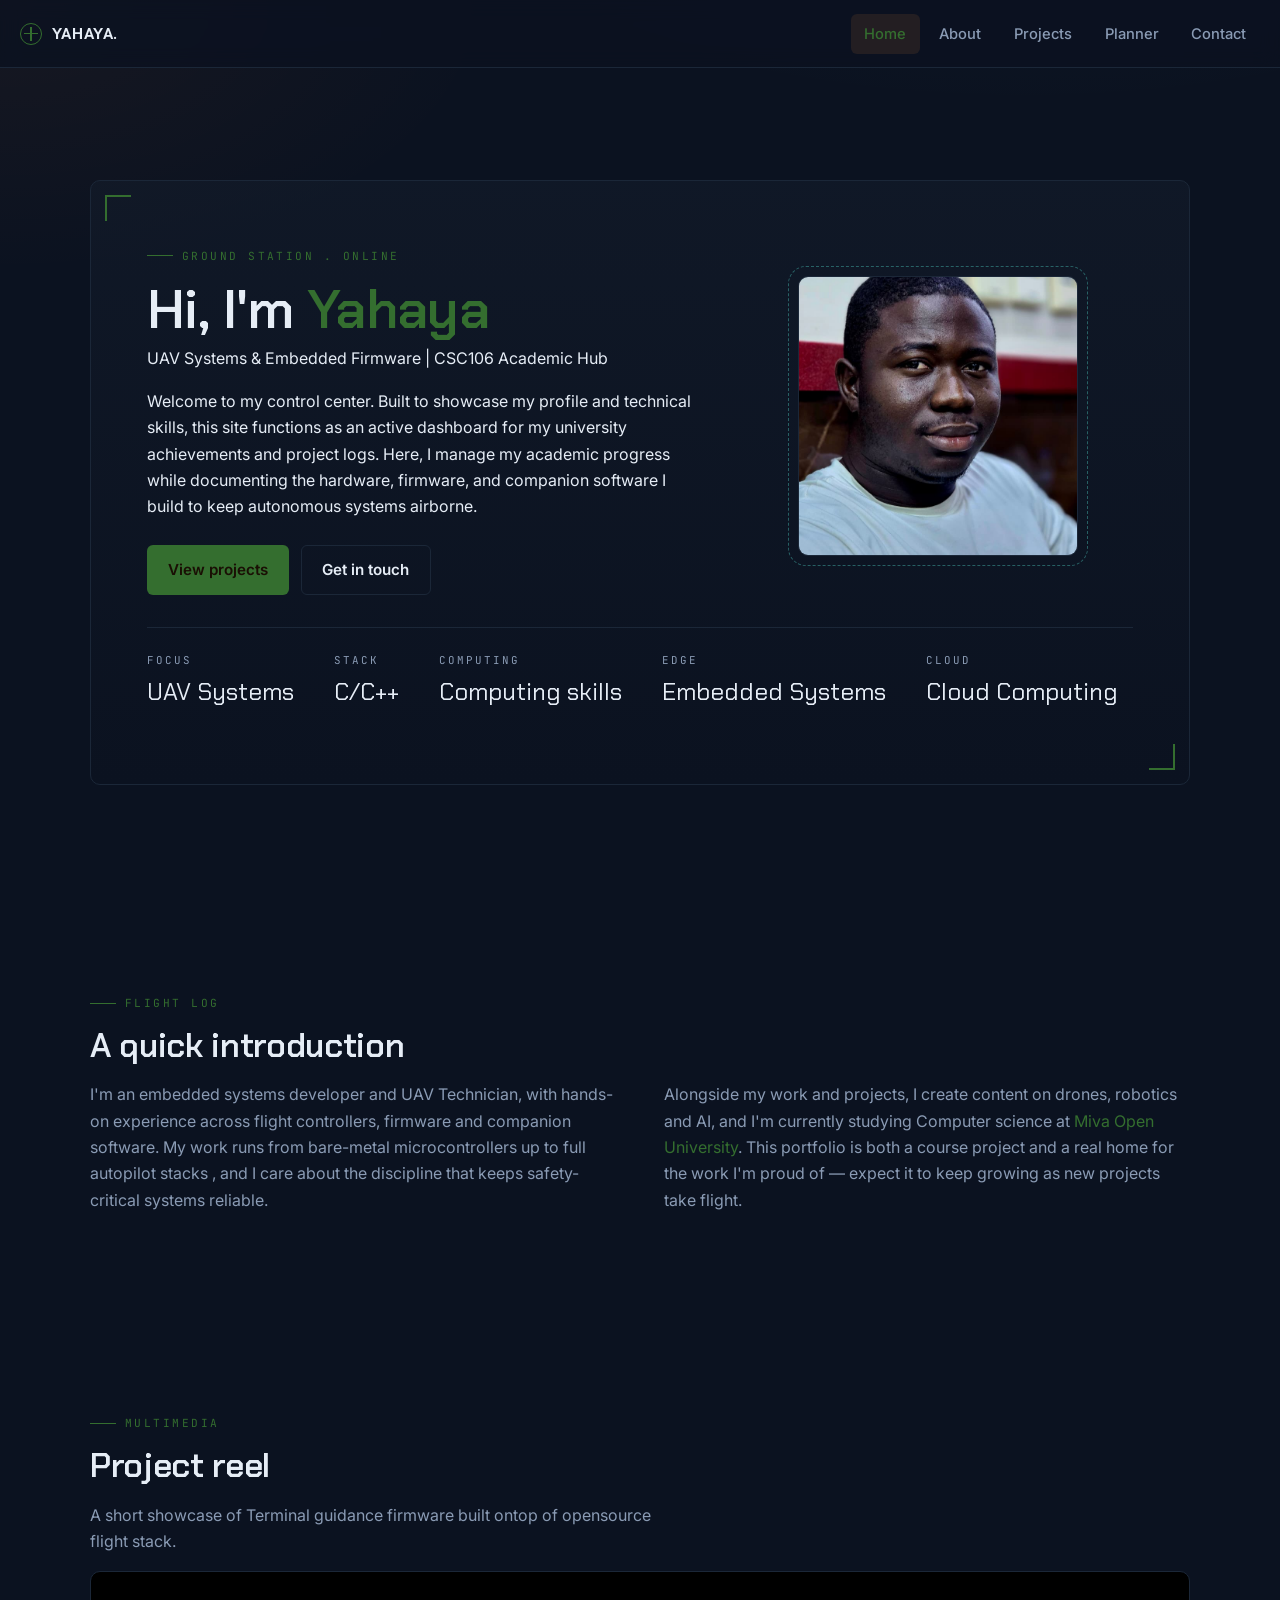
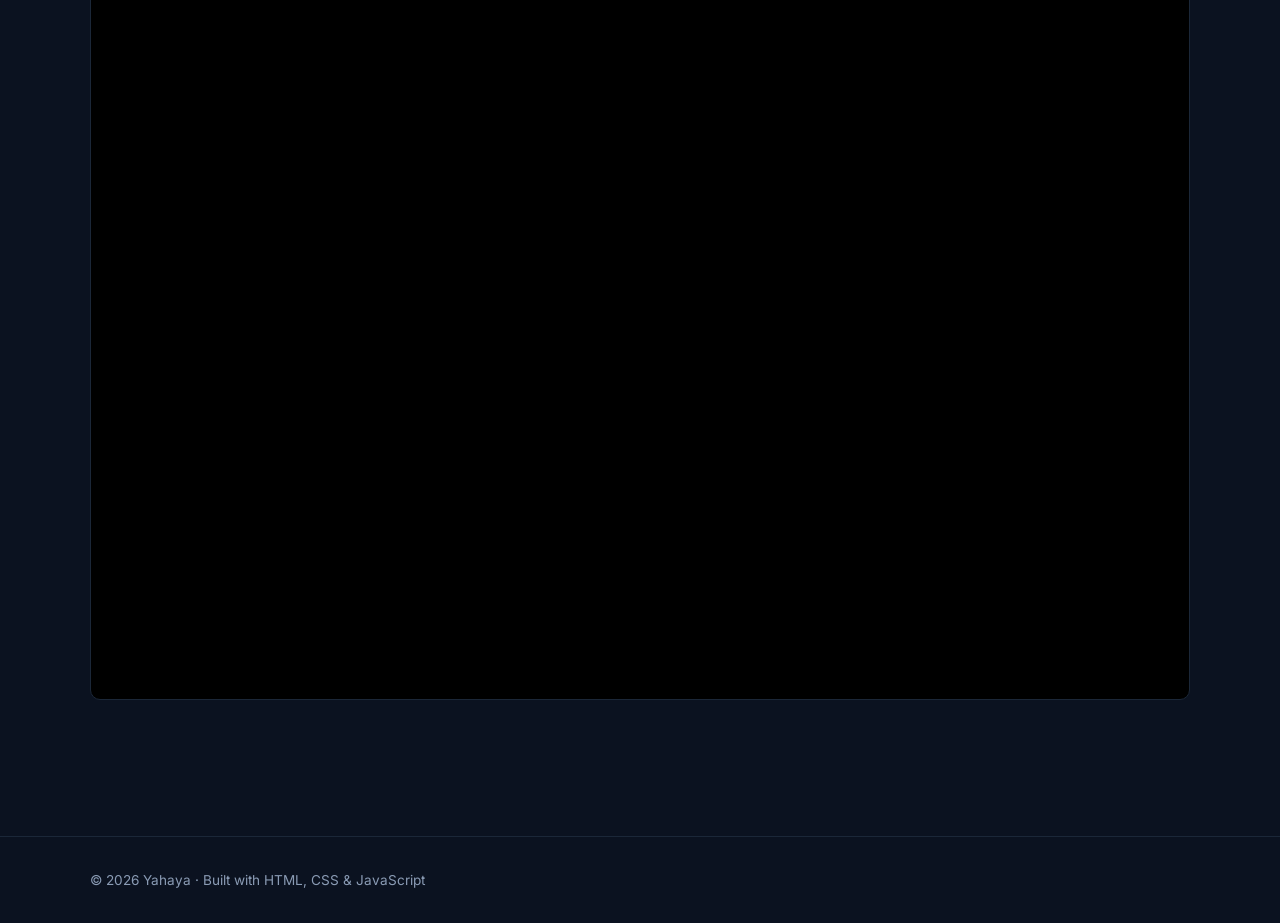
<file: index.html>
<!DOCTYPE html>
<html lang="en">
<head>
    <meta charset="UTF-8">
    <meta name="viewport" content="width=device-width, initial-scale=1.0">
    <title>Yahaya - Student Portfolio</title>
    <meta name="description" content="Academic portfolio of Yahaya: 
    including Projects and academic planner." />

    <!-- Google fonts: display, body and monospace type -->
    <link rel="preconnect" href="https://fonts.googleapis.com" />
    <link rel="preconnect" href="https://fonts.gstatic.com" crossorigin />
    <link href="https://fonts.googleapis.com/css2?family=Chakra+Petch:wght@500;600;700&family=Inter
    :wght@400;500;600&family=JetBrains+Mono:wght@400;500&display=swap" rel="stylesheet" />

    <link rel="stylesheet" href="css/style.css">
</head>
<body>
    <header class="site-header">
        <a class="brand" href="index.html">
            <span class="brand__mark" aria-hidden="true"></span>
            <span class="brand_text">YAHAYA<span class="brand_dot">.</span></span> 
        </a>

        <!-- Hamburger button - only visible on mobile -->
        <button class="nav-toggle" aria-expanded="false" aria-controls="primary-nav" aria-label="Toggle 
        navigation">
        <span><span><span></span></span></span>
        </button>

        <nav id="primary-nav" class="primary-nav" aria-label="Primary">
            <ul>
                <li><a href="index.html" aria-current="page">Home</a></li>
                <li><a href="about.html">About</a></li>
                <li><a href="projects.html">Projects</a></li>
                <li><a href="planner.html">Planner</a></li>
                <li><a href="contact.html">Contact</a></li>
            </ul>
        </nav>
    </header>

    <main>

        <!--  -->
        <section class="hero wrap" aria-labelledby="hero-title">
            <div class="hero__frame">
                <div class="hero__grid">
                    <div>
                        <p class="eyebrow"> Ground Station . Online</p>

                        <h1 class="hero__name" id="hero-title">Hi, I'm <span>Yahaya</span></h1> 
                        <!-- <p class="hero_role">Unmanned Systems developer &amp; Student · CSC106 Web Technologies</p>   -->
                         <p>UAV Systems & Embedded Firmware | CSC106 Academic Hub</p>
                        <p>
                            <!-- Welcome to my academic portfolio. I design flight controllers, write
                            firmwares, and build the software that keeps unmanned aircraft in the sky.
                            This site brings my profile, skills, projects and academic planning
                            together in one place. -->

                            Welcome to my control center. 
                            Built to showcase my profile and technical skills, 
                            this site functions as an active dashboard for my university achievements and project logs. 
                            Here, I manage my academic progress while documenting the hardware, 
                            firmware, and companion software I build to keep autonomous systems airborne.
                        </p>  
                        
                        <div class="hero__cta">
                            <a class="btn btn--primary" href="projects.html">View projects</a>
                            <a class="btn btn--ghost" href="contact.html">Get in touch</a>
                        </div>
                    </div>

                    <figure class="hero__portrait">
                        <img src="assets/images/yahaya_img_main1.svg"
                            alt="Portrait of Yahaya" width="280" height="280" />
                    </figure>
                </div>

                <dl class="telemetry">
                    <div><dt>Focus</dt><dd>UAV Systems</dd></div>
                    <div><dt>Stack</dt><dd>C/C++</dd></div>
                    <div><dt>Computing</dt><dd>Computing skills</dd></div>
                    <div><dt>Edge</dt><dd>Embedded Systems</dd></div>
                    <div><dt>Cloud</dt><dd>Cloud Computing</dd></div>

                    <!-- <div><dt>Course</dt><dd>CSC106</dd></div> -->
                    <!-- <div><dt>Status</dt><dd>Building</dd></div> -->
                </dl>
            </div>
        </section>

        <!-- Brief biography -->
        <section class="section wrap" aria-labelledby="bio-title">
            <p class="eyebrow">Flight Log</p>
            <h2 id="bio-title">A quick introduction</h2>
            <div class="about-grid">
                <p class="muted">
                    I'm an embedded systems developer and UAV Technician, with hands-on experience across flight controllers, firmware and
                    companion software. My work runs from bare-metal microcontrollers up to
                    full autopilot stacks , and I care about the discipline that keeps
                    safety-critical systems reliable.
                </p>
                <p class="muted">
                    Alongside my work and projects, I create content on drones, robotics and AI, and
                    I'm currently studying Computer science at <a href="https://www.miva.edu.ng">Miva Open University</a>. This portfolio is both a course
                    project and a real home for the work I'm proud of — expect it to keep
                    growing as new projects take flight.  
                </p>
            </div>
        </section>
        <!-- SECTION: Multimedia -->
         <section class="section wrap" aria-labelledby="reel-title">
            <p class="eyebrow">Multimedia</p>
            <h2 id="reel-title">Project reel</h2>
            <p class="muted" style="max-width:60ch;margin: bottom 1.5rem;">
                A short showcase of Terminal guidance firmware built ontop of opensource flight stack.
            </p>
            <div class="media-frame">

                <iframe width="1280" height="720" 
                    src="https://www.youtube.com/embed/-lbyESybDEA?si=EI8m1kK2PjxD0m0E"
                    title="YouTube video player" frameborder="0" allow="accelerometer; autoplay; 
                    clipboard-write; encrypted-media; gyroscope; picture-in-picture; web-share"
                    referrerpolicy="strict-origin-when-cross-origin" allowfullscreen>
                </iframe>
            </div>
         </section>
    </main>

    <footer class="site-footer">
        <div class="site-footer__inner">
            <p class="muted">© <span data-year></span> Yahaya · Built with HTML, CSS &amp; JavaScript</p>
        </div>
    </footer>

    <script src="js/main.js"></script>
</body>
</html>
</file>
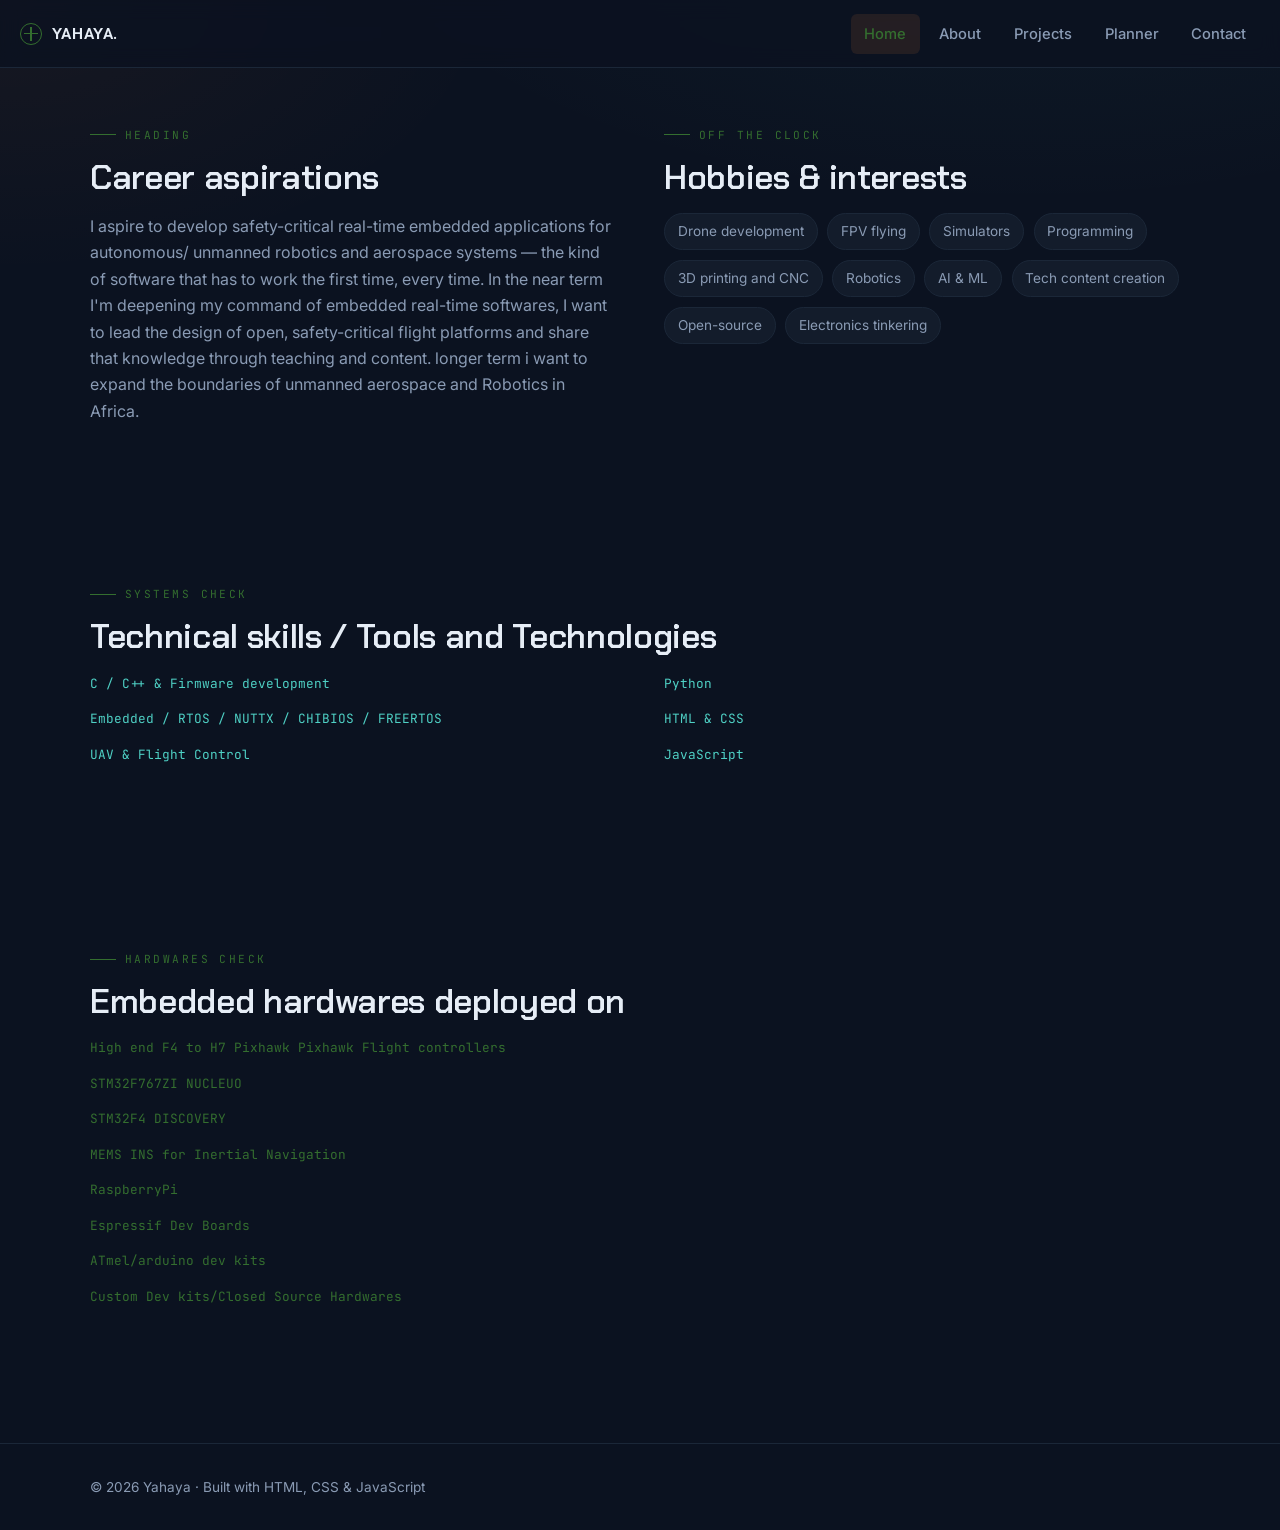
<file: about.html>
<!DOCTYPE html>
<html lang="en">
<head>
    <meta charset="UTF-8">
    <meta name="viewport" content="width=device-width, initial-scale=1.0">
    <title>About</title>
    <meta name="description" content="Educational background, career aspirations, technical skills and interests." />
    <link rel="preconnect" href="https://fonts.googleapis.com" />
    <link rel="preconnect" href="https://fonts.gstatic.com" crossorigin />
    <link href="https://fonts.googleapis.com/css2?family=Chakra+Petch:wght@500;600;700&family=Inter
    :wght@400;500;600&family=JetBrains+Mono:wght@400;500&display=swap" rel="stylesheet" />

    <link rel="stylesheet" href="css/style.css">
</head>
<body>
    <header class="site-header">
        <a class="brand" href="about.html">
            <span class="brand__mark" aria-hidden="true"></span>
            <span class="brand_text">YAHAYA<span class="brand_dot">.</span></span> 
        </a>

        <!-- Hamburger button - only visible on mobile -->
        <button class="nav-toggle" aria-expanded="false" aria-controls="primary-nav" aria-label="Toggle 
        navigation">
        <span><span><span></span></span></span>
        </button>

        <nav id="primary-nav" class="primary-nav" aria-label="Primary">
            <ul>
                <li><a href="index.html" aria-current="page">Home</a></li>
                <li><a href="about.html">About</a></li>
                <li><a href="projects.html">Projects</a></li>
                <li><a href="planner.html">Planner</a></li>
                <li><a href="contact.html">Contact</a></li>
            </ul>
        </nav>
    </header>
    
    <main>

      <section class="section section--tight wrap">
      <div class="about-grid">
        <div>
          <p class="eyebrow">Heading</p>
          <h2>Career aspirations</h2>
          <p class="muted">
            I aspire to develop safety-critical real-time embedded applications for autonomous/
            unmanned robotics and aerospace systems — the kind of software that has to work
            the first time, every time. In the near term I'm deepening my
            command of embedded real-time softwares, I want
            to lead the design of open, safety-critical flight platforms and share
            that knowledge through teaching and content. longer term i want to expand the boundaries of unmanned aerospace
            and Robotics in Africa.
          </p>
        </div>
        <div>
          <p class="eyebrow">Off the clock</p>
          <h2>Hobbies &amp; interests</h2>
          <!-- [HTML: list] unordered list of interests -->
          <ul class="chips" aria-label="Hobbies and interests">
            <li>Drone development</li>
            <li>FPV flying</li>
            <li>Simulators</li>
            <li>Programming </li>
            <li>3D printing and CNC</li>
            <li>Robotics</li>
            <li>AI &amp; ML</li>
            <li>Tech content creation</li>
            <li>Open-source</li>
            <li>Electronics tinkering</li>
          </ul>
        </div>
      </div>
    </section>

    <section class="section wrap" aria-labelledby="skills-title">
      <p class="eyebrow">Systems check</p>
      <h2 id="skills-title">Technical skills / Tools and Technologies</h2>
      <div class="about-grid">
        <ul class="skill-list" aria-label="Programming and systems skills">
          <li>
            <div class="skill-head"><span>C / C++ &amp; Firmware development</span></div>
          </li>
          <li>
            <div class="skill-head"><span>Embedded / RTOS / NUTTX / CHIBIOS / FREERTOS</span></div>
          </li>
          <li>
            <div class="skill-head"><span>UAV &amp; Flight Control</span></div>
          </li>
        </ul>
        <ul class="skill-list" aria-label="Web and tooling skills">
          <li>
            <div class="skill-head"><span>Python</span></div>
          </li>
          <li>
            <div class="skill-head"><span>HTML &amp; CSS</span></div>
          </li>
          <li>
            <div class="skill-head"><span>JavaScript</span></div>
          </li>
        </ul>
      </div>
    </section>

    <section class="section wrap" aria-labelledby="skills-title">
        <p class="eyebrow">Hardwares Check</p>
        <h2 id="skills-title">Embedded hardwares deployed on</h2>
        <div>
            <ul class="skill-list" aria-label="Hardwares">
                <li>
                    <div class="skill-head"><span><a href="https://www.cuav.net/en/x7-plus-pro-en/">High end F4 to H7 Pixhawk Pixhawk Flight controllers</a></span></div>
                </li>
                <li>
                    <div class="skill-head"><span><a href="https://www.st.com/en/evaluation-tools/nucleo-f767zi.html">STM32F767ZI NUCLEUO</a></span></div>
                </li>
                  <li>
                    <div class="skill-head"><span><a href="https://www.st.com/en/evaluation-tools/stm32f4discovery.html">STM32F4 DISCOVERY</a></span></div>
                </li>
                  <li>
                    <div class="skill-head"><span><a href="https://memsmag.en.made-in-china.com/product/yZGtscidQFfX/China-Mems-High-Precision-
                            Integrated-Ins-Gnss-Navigation-System-Rtk-Dual-Antenna-200Hz.html?pv_id=1jtrmctvlad0&faw_id=1jtrmfpicef8&bv_id=1jtrmfu5u8af&pbv_id=1jtrmcftgb7fk">MEMS INS for Inertial Navigation</a></span></div>
                </li>
                <li>
                    <div class="skill-head"><span><a href="https://www.raspberrypi.com/">RaspberryPi</a></span></div>
                </li>
                  <li>
                    <div class="skill-head"><span><a href="https://www.espressif.com/">Espressif Dev Boards</a></span></div>
                </li>
                <li>
                    <div class="skill-head"><span><a href="https://www.microchip.com/en-us/about/corporate-overview/acquisitions/atmel">ATmel/arduino dev kits</a></span></div>
                </li>
                <li>
                    <div class="skill-head"><span><a href="#">Custom Dev kits/Closed Source Hardwares</a></span></div>
                </li>
            </ul>
        </div>
    </section>
    </main>

  <footer class="site-footer">
    <div class="site-footer__inner">
      <p class="muted">© <span data-year></span> Yahaya · Built with HTML, CSS &amp; JavaScript</p>
    </div>
  </footer>

  <script src="js/main.js"></script>
</body>
</html>
</file>
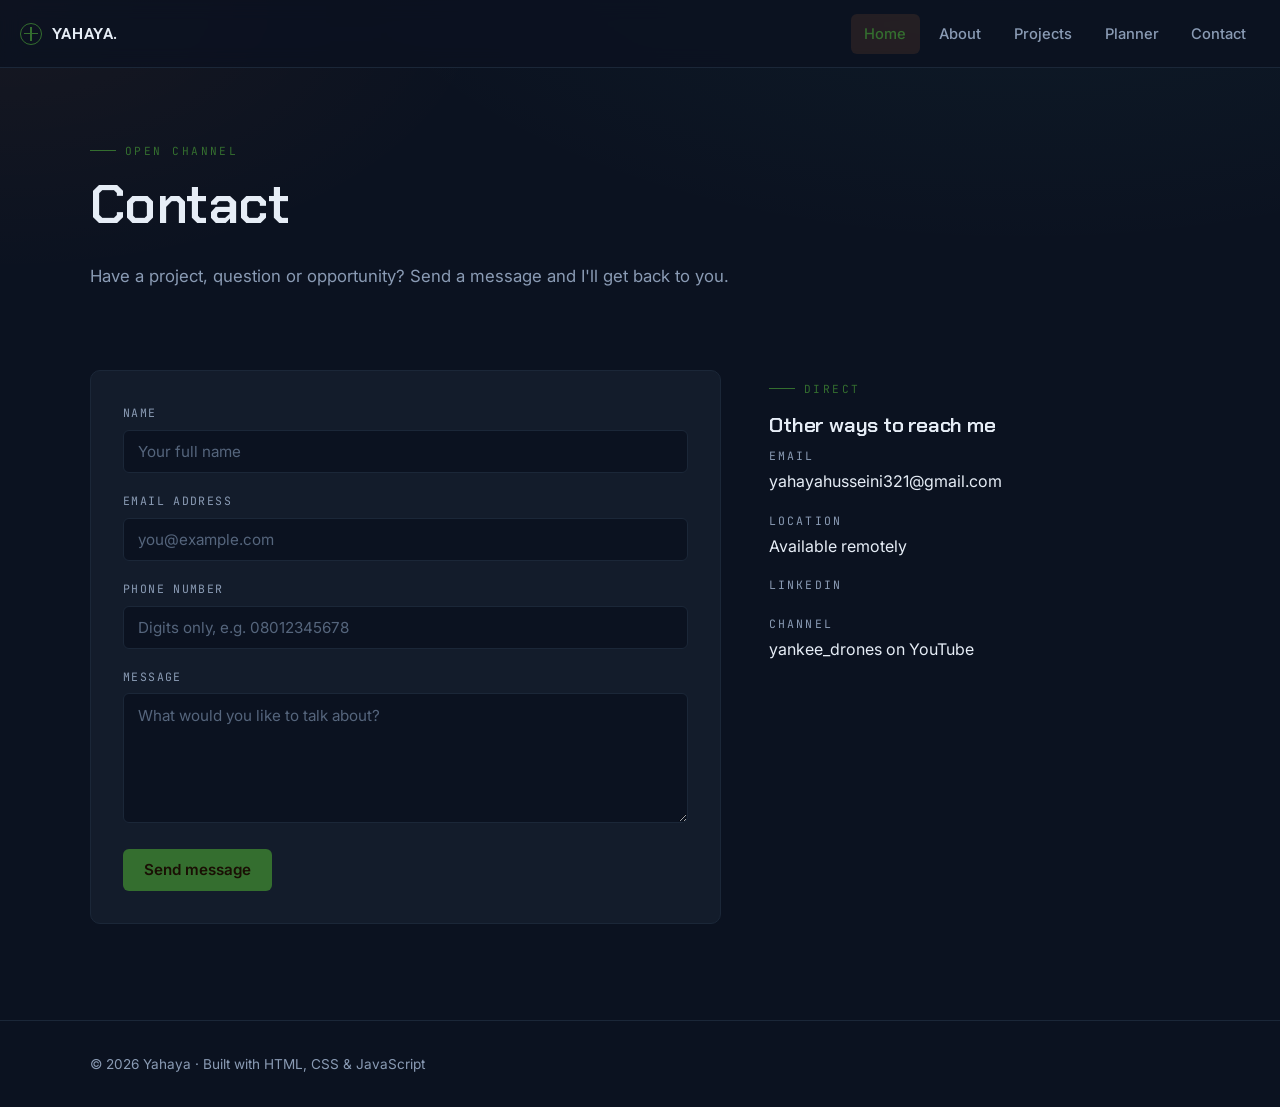
<file: contact.html>
<!DOCTYPE html>
<html lang="en">
<head>
    <meta charset="UTF-8">
    <meta name="viewport" content="width=device-width, initial-scale=1.0">
    <title>Contact</title>
    <meta name="description" content="My Contacts." />

    <!-- Google fonts: display, body and monospace type -->
    <link rel="preconnect" href="https://fonts.googleapis.com" />
    <link rel="preconnect" href="https://fonts.gstatic.com" crossorigin />
    <link href="https://fonts.googleapis.com/css2?family=Chakra+Petch:wght@500;600;700&family=Inter
    :wght@400;500;600&family=JetBrains+Mono:wght@400;500&display=swap" rel="stylesheet" />

    <link rel="stylesheet" href="css/style.css">
</head>
<body>
    <header class="site-header">
        <a class="brand" href="contact.html">
            <span class="brand__mark" aria-hidden="true"></span>
            <span class="brand_text">YAHAYA<span class="brand_dot">.</span></span> 
        </a>

        <!-- Hamburger button - only visible on mobile -->
        <button class="nav-toggle" aria-expanded="false" aria-controls="primary-nav" aria-label="Toggle 
        navigation">
        <span><span><span></span></span></span>
        </button>

        <nav id="primary-nav" class="primary-nav" aria-label="Primary">
            <ul>
                <li><a href="index.html" aria-current="page">Home</a></li>
                <li><a href="about.html">About</a></li>
                <li><a href="projects.html">Projects</a></li>
                <li><a href="planner.html">Planner</a></li>
                <li><a href="contact.html">Contact</a></li>
            </ul>
        </nav>
    </header>
    
<main>
    <section class="page-head wrap">
      <p class="eyebrow">Open channel</p>
      <h1>Contact</h1>
      <p class="lead">Have a project, question or opportunity? Send a message and I'll
        get back to you.</p>
    </section>

    <section class="section section--tight wrap">
      <div class="contact-grid">

        <div class="panel">
          <form id="contact-form" novalidate>

            <div class="field" id="field-name">
              <label for="name">Name</label>
              <input type="text" id="name" name="name" placeholder="Your full name" />
              <p class="error-msg" id="err-name">Please enter your name.</p>
            </div>

            <div class="field" id="field-email">
              <label for="email">Email address</label>
              <input type="email" id="email" name="email" placeholder="you@example.com" />
              <p class="error-msg" id="err-email">Please enter a valid email address.</p>
            </div>

            <div class="field" id="field-phone">
              <label for="phone">Phone number</label>
              <input type="tel" id="phone" name="phone" placeholder="Digits only, e.g. 08012345678" />
              <p class="error-msg" id="err-phone">Phone number must contain digits only.</p>
            </div>

            <div class="field" id="field-message">
              <label for="message">Message</label>
              <textarea id="message" name="message" placeholder="What would you like to talk about?"></textarea>
              <p class="error-msg" id="err-message">Please enter a message.</p>
            </div>

            <button type="submit" class="btn btn--primary">Send message</button>

            <p class="form-status" id="form-status" role="status" aria-live="polite"></p>
          </form>
        </div>

        <aside>
          <p class="eyebrow">Direct</p>
          <h2 style="font-size:1.3rem;">Other ways to reach me</h2>
          <ul class="contact-info">
            <li>
              <span class="mono">Email</span>
              <a href="mailto:hello@azimuthconcepts.com">yahayahusseini321@gmail.com</a>
            </li>
            <li>
              <span class="mono">Location</span>
              <span>Available remotely</span>
            </li>
            <li>
              <span class="mono">Linkedin</span>
              <a href="https://www.linkedin.com/in/yahaya-husseini-098553260?utm_source=share_via&utm_content=profile&utm_medium=member_android"></a>
              <!-- <span>Available remotely</span> -->
            </li>
            <li>
              <span class="mono">Channel</span>
              <a href="https://www.youtube.com/@yankee_drones" rel="noopener">yankee_drones on YouTube</a>
            </li>
          </ul>
        </aside>
      </div>
    </section>
  </main>

  <footer class="site-footer">
    <div class="site-footer__inner">
      <!-- <p class="mono">AzimuthConcepts · Ground Station</p> -->
      <p class="muted">© <span data-year></span> Yahaya · Built with HTML, CSS &amp; JavaScript</p>
    </div>
  </footer>

  <script src="js/main.js"></script>
  <script src="js/validation.js"></script>
</body>
</html>
</file>
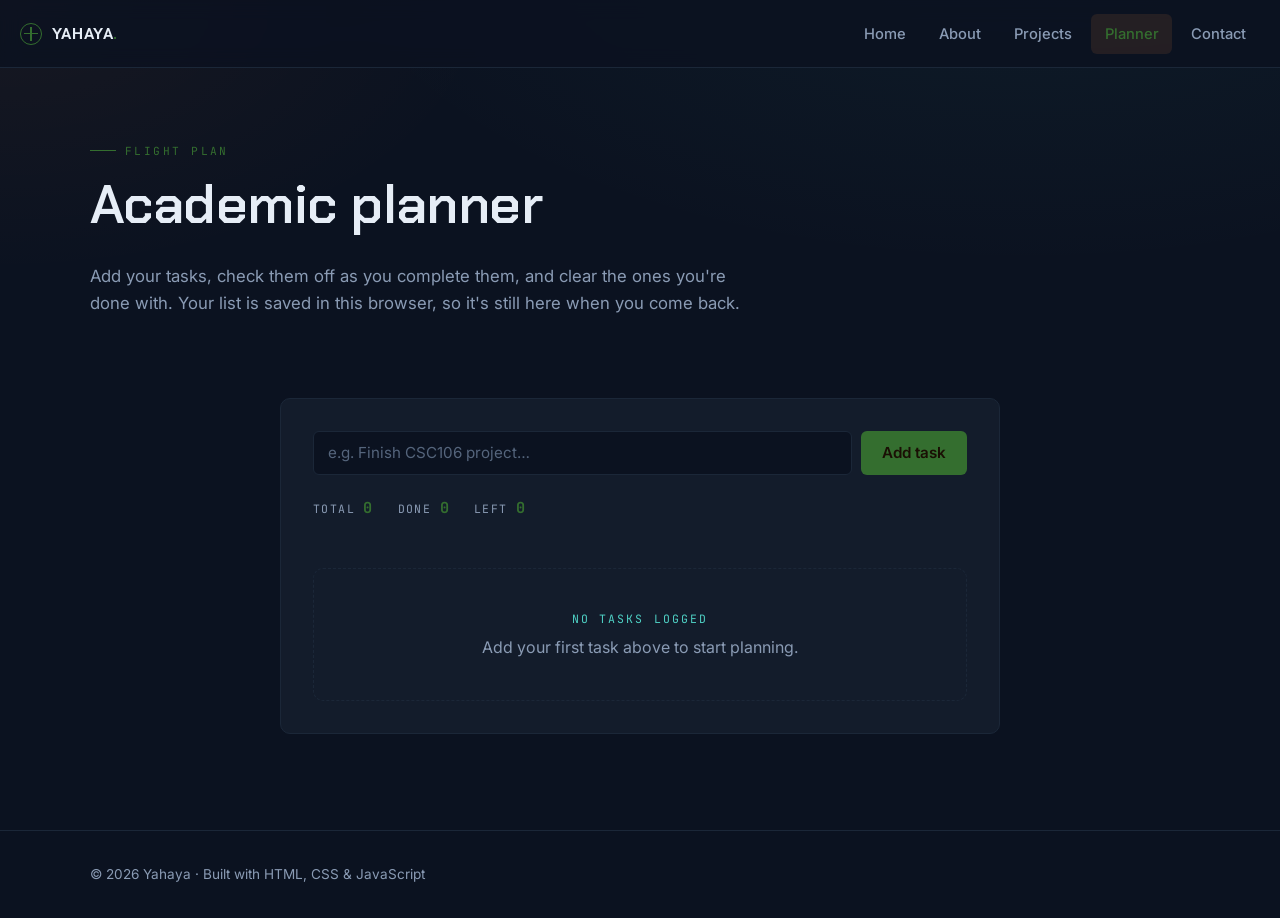
<file: planner.html>
<!DOCTYPE html>
<html lang="en">

<head>
  <meta charset="UTF-8" />
  <meta name="viewport" content="width=device-width, initial-scale=1.0" />
  <title>Academic Planner </title>
  <meta name="description" content="Interactive academic planner: add, complete and delete tasks." />
  <link rel="preconnect" href="https://fonts.googleapis.com" />
  <link rel="preconnect" href="https://fonts.gstatic.com" crossorigin />
  <link href="https://fonts.googleapis.com/css2?family=Chakra+Petch:wght@500;600;700&family=Inter:wght@400;500;600&family=JetBrains+Mono:wght@400;500&display=swap" rel="stylesheet" />
  <link rel="stylesheet" href="css/style.css" />
</head>
<body>

  <header class="site-header">
    <a class="brand" href="index.html">
      <span class="brand__mark" aria-hidden="true"></span>
      <span class="brand__text">YAHAYA<span class="brand__dot">.</span></span>
    </a>
    <button class="nav-toggle" aria-expanded="false" aria-controls="primary-nav" aria-label="Toggle navigation">
      <span></span><span></span><span></span>
    </button>
    <nav id="primary-nav" class="primary-nav" aria-label="Primary">
      <ul>
        <li><a href="index.html">Home</a></li>
        <li><a href="about.html">About</a></li>
        <li><a href="projects.html">Projects</a></li>
        <li><a href="planner.html" aria-current="page">Planner</a></li>
        <li><a href="contact.html">Contact</a></li>
      </ul>
    </nav>
  </header>

  <main>
    <section class="page-head wrap">
      <p class="eyebrow">Flight plan</p>
      <h1>Academic planner</h1>
      <p class="lead">Add your tasks, check them off as you complete them, and clear
        the ones you're done with. Your list is saved in this browser, so it's still
        here when you come back.</p>
    </section>

    <section class="section section--tight wrap">
      <div class="planner panel">

        <div class="planner__add">
          <label for="task-input" class="visually-hidden" style="position:absolute;left:-9999px;">New task</label>
          <input type="text" id="task-input" placeholder="e.g. Finish CSC106 project…"
                 maxlength="120" autocomplete="off" />
          <button class="btn btn--primary" id="add-btn" type="button">Add task</button>
        </div>

        <div class="planner__stats" aria-live="polite">
          <span>Total <b id="stat-total">0</b></span>
          <span>Done <b id="stat-done">0</b></span>
          <span>Left <b id="stat-left">0</b></span>
        </div>

        <ul class="task-list" id="task-list"></ul>

        <div class="empty-state" id="empty-state">
          <span class="mono">No tasks logged</span>
          Add your first task above to start planning.
        </div>
      </div>
    </section>
  </main>

  <footer class="site-footer">
    <div class="site-footer__inner">
      <!-- <p class="mono">AzimuthConcepts · Ground Station</p> -->
      <p class="muted">© <span data-year></span> Yahaya · Built with HTML, CSS &amp; JavaScript</p>
    </div>
  </footer>

  <script src="js/main.js"></script>
  <script src="js/planner.js"></script>
</body>
</html>
</file>
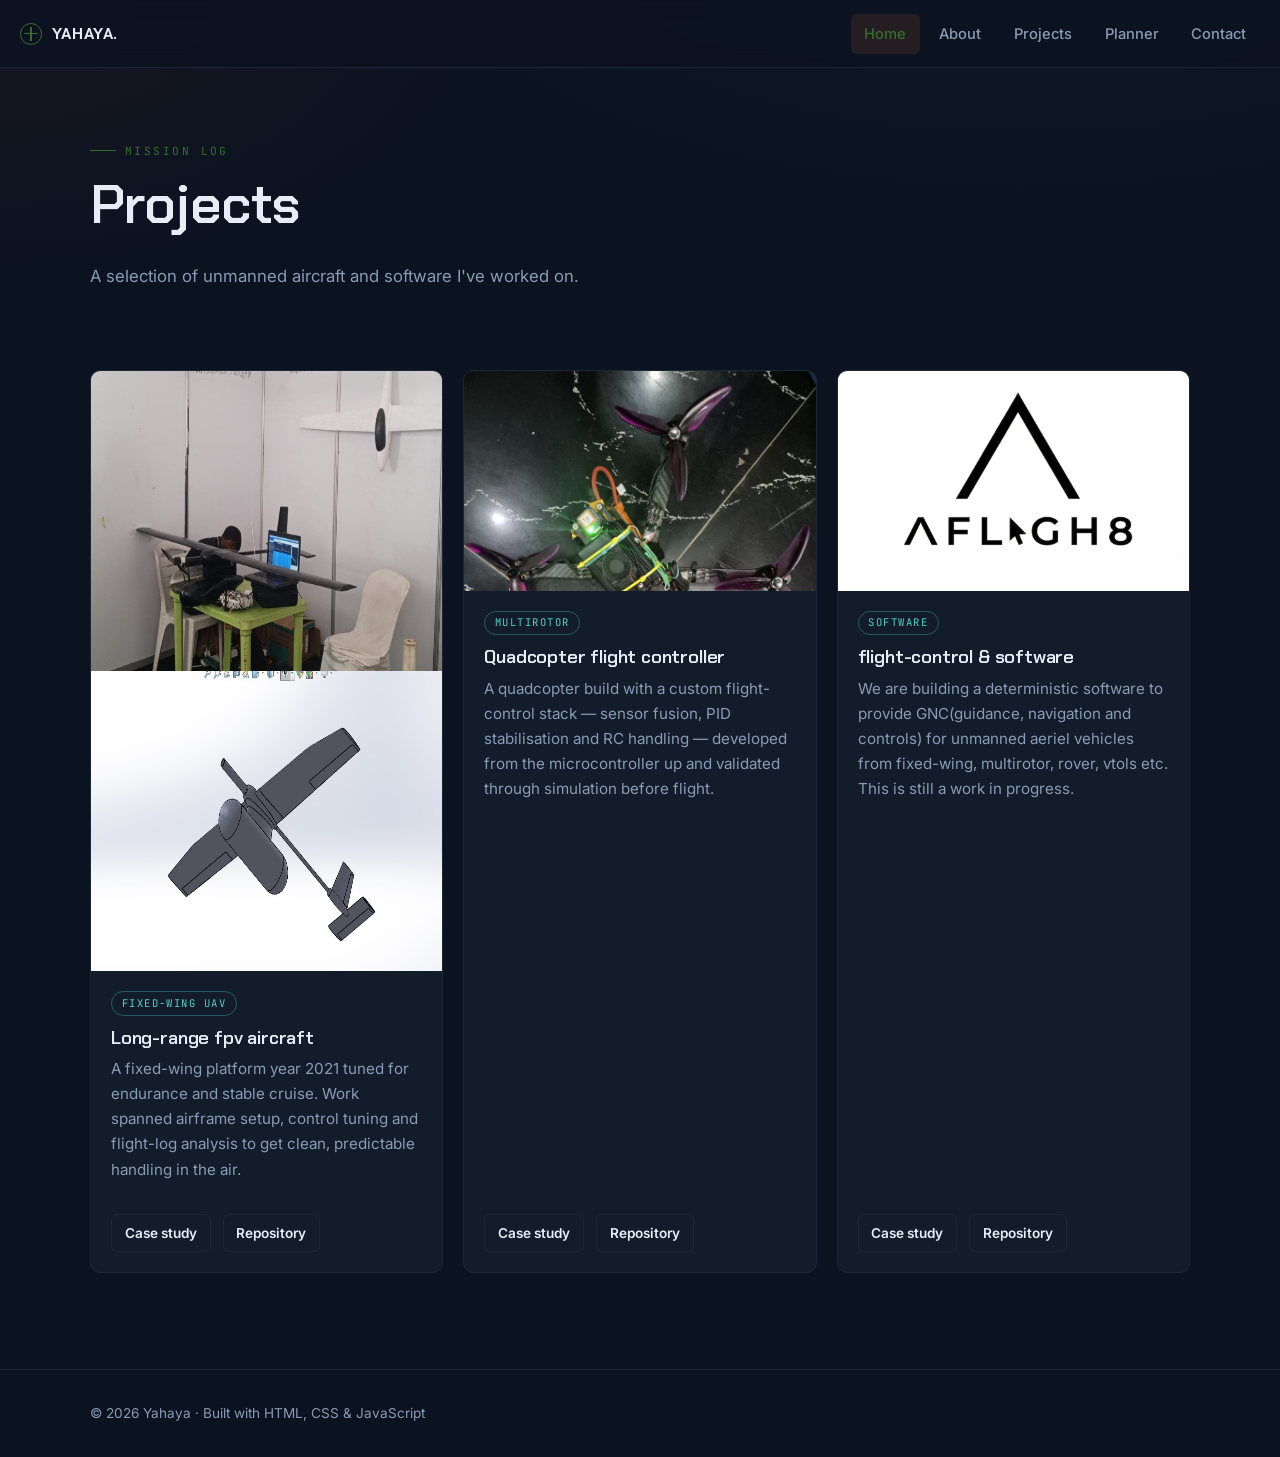
<file: projects.html>
<!DOCTYPE html>
<html lang="en">
<head>
    <meta charset="UTF-8">
    <meta name="viewport" content="width=device-width, initial-scale=1.0">
    <title>Projects</title>
    <meta name="description" content="My Projects." />

    <!-- Google fonts: display, body and monospace type -->
    <link rel="preconnect" href="https://fonts.googleapis.com" />
    <link rel="preconnect" href="https://fonts.gstatic.com" crossorigin />
    <link href="https://fonts.googleapis.com/css2?family=Chakra+Petch:wght@500;600;700&family=Inter
    :wght@400;500;600&family=JetBrains+Mono:wght@400;500&display=swap" rel="stylesheet" />

    <link rel="stylesheet" href="css/style.css">
</head>
<body>
    <header class="site-header">
        <a class="brand" href="projects.html">
            <span class="brand__mark" aria-hidden="true"></span>
            <span class="brand_text">YAHAYA<span class="brand_dot">.</span></span> 
        </a>

        <!-- Hamburger button - only visible on mobile -->
        <button class="nav-toggle" aria-expanded="false" aria-controls="primary-nav" aria-label="Toggle 
        navigation">
        <span><span><span></span></span></span>
        </button>

        <nav id="primary-nav" class="primary-nav" aria-label="Primary">
            <ul>
                <li><a href="index.html" aria-current="page">Home</a></li>
                <li><a href="about.html">About</a></li>
                <li><a href="projects.html">Projects</a></li>
                <li><a href="planner.html">Planner</a></li>
                <li><a href="contact.html">Contact</a></li>
            </ul>
        </nav>
    </header>
    
    <main>
    <section class="page-head wrap">
      <p class="eyebrow">Mission log</p>
      <h1>Projects</h1>
      <p class="lead">A selection of unmanned aircraft and software I've worked on.
    </p>
    </section>

    <section class="section section--tight wrap">
      <div class="card-grid">

        <!-- Project 1: fixed-wing UAV -->
        <article class="card">
            <div class="card__slider">
                <img src="assets/images/fixedwing1.jpeg" alt="Multirotor drone project - angle 1" width="480" height="300" />
                <img src="assets/images/fixedwing_cad.jpeg" alt="Multirotor drone project - custom PCB" width="480" height="300" />
                <!-- <img src="assets/images/quadcopter-3.jpeg" alt="Multirotor drone project - flight testing" width="480" height="300" /> -->
            </div>
          <!-- <div class="card__media">
            <img src="assets/images/project-fixedwing.svg"
                 alt="Fixed-wing UAV project" width="480" height="300" />
          </div> -->
          <div class="card__body">
            <span class="card__tag">Fixed-wing UAV</span>
            <h3>Long-range fpv aircraft</h3>
            <p>
              A fixed-wing platform year 2021 tuned for endurance and stable cruise. Work spanned
              airframe setup, control tuning and flight-log analysis to get clean,
              predictable handling in the air.
            </p>
            <div class="card__links">
              <a class="btn btn--sm btn--ghost" href="#" rel="noopener">Case study</a>
              <a class="btn btn--sm btn--ghost" href="#" rel="noopener">Repository</a>
            </div>
          </div>
        </article>

        <!--  Project 2: multirotor  -->
        <article class="card">
          <div class="card__media">
            <div class="card__slider">
            <img src="assets/images/quadcopter.jpeg" alt="Multirotor drone project - angle 1" width="480" height="300" />
            </div>
        </div>
          <div class="card__body">
            <span class="card__tag">Multirotor</span>
            <h3>Quadcopter flight controller</h3>
            <p>
              A quadcopter build with a custom flight-control stack — sensor fusion,
              PID stabilisation and RC handling — developed from the microcontroller up
              and validated through simulation before flight.
            </p>
            <div class="card__links">
              <a class="btn btn--sm btn--ghost" href="#" rel="noopener">Case study</a>
              <a class="btn btn--sm btn--ghost" href="#" rel="noopener">Repository</a>
            </div>
          </div>
        </article>

        <!-- Project 2:  software  -->
        <article class="card">
          <div class="card__media">
            <!-- [HTML: image] replace with a screenshot of your software -->
            <img src="assets/images/af8.jpeg"
                 alt="Opensource flight-control software for drones" width="480" height="300" />
          </div>
          <div class="card__body">
            <span class="card__tag">Software</span>
            <h3>flight-control &amp; software</h3>
            <p>
              We are building a deterministic software to provide GNC(guidance, navigation and controls) for 
              unmanned aeriel vehicles from fixed-wing, multirotor, rover, vtols etc.
              This is still a work in progress.
            </p>
            <div class="card__links">
              <a class="btn btn--sm btn--ghost" href="http://Afligh8.com" rel="noopener">Case study</a>
              <a class="btn btn--sm btn--ghost" href="https://github.com/Afligh8" rel="noopener">Repository</a>
            </div>
          </div>
        </article>

      </div>
    </section>
  </main>

  <!-- SECTION: Footer ([JS: dynamic year]) -->
  <footer class="site-footer">
    <div class="site-footer__inner">
      <!-- <p class="mono">AzimuthConcepts · Ground Station</p> -->
      <p class="muted">© <span data-year></span> Yahaya · Built with HTML, CSS &amp; JavaScript</p>
    </div>
  </footer>

  <script src="js/main.js"></script>
  
</body>
</html>
</file>
<file: css/style.css>
/*Consistent colour scheme: every colour is defined ONCE
   here as a CSS variable, then reused everywhere via var(--name). */

:root {
  /* Colour scheme */
  --void:       #0B1220;   /* base background (night flight) */
  --panel:      #131C2B;   /* raised panels / cards */
  --panel-2:    #1B2738;   /* borders, elevated surfaces */
  --ink:        #E6EDF6;   /* primary text */
  --muted:      #8A9BB4;   /* secondary text */
  --signal:     #346e2f;   /* #oldFF8A3D, primary accent */
  --signal-dim: #3cce2f;   /* pressed */
  --instrument: #4FD1C5;   /* data / telemetry accent — teal */
  --danger:     #F26D6D;   /* validation errors */
  --ok:         #63C98B;   /* success / completed */

  /* Type roles */
  --font-display: "Chakra Petch", system-ui, sans-serif; /* HUD-style */
  --font-body:    "Inter", system-ui, sans-serif;
  --font-mono:    "JetBrains Mono", ui-monospace, monospace; /* readouts */

  /* Rhythm */
  --maxw: 1140px;
  --gap: 1.25rem;
  --radius: 10px;
  --radius-sm: 6px;
  --line: 1px solid var(--panel-2);
  --shadow: 0 12px 40px -18px rgba(0, 0, 0, 0.8);
  --ease: cubic-bezier(0.22, 1, 0.36, 1);
}

/* Reset / base */
*,
*::before,
*::after { box-sizing: border-box; }

html { scroll-behavior: smooth; }

body {
  margin: 0;
  min-height: 100vh;
  display: flex;
  flex-direction: column;
  font-family: var(--font-body);
  font-size: 1rem;
  line-height: 1.65;
  color: var(--ink);
  background:
    radial-gradient(1200px 600px at 80% -10%, rgba(79, 209, 197, 0.06), transparent 60%),
    radial-gradient(900px 500px at 0% 0%, rgba(255, 138, 61, 0.05), transparent 55%),
    var(--void);
  -webkit-font-smoothing: antialiased;
}

.line_col {
    border: none;
    height: 2px;
    background-color: #346e2f;
}

img { max-width: 100%; display: block; }

a { color: var(--signal); text-decoration: none; }
a:hover { text-decoration: underline; }

h1, h2, h3 {
  font-family: var(--font-display);
  font-weight: 600;
  line-height: 1.12;
  letter-spacing: -0.01em;
  margin: 0 0 0.5em;
}

h1 { font-size: clamp(2.1rem, 5vw, 3.4rem); }
h2 { font-size: clamp(1.5rem, 3vw, 2.1rem); }
h3 { font-size: 1.15rem; }

p { margin: 0 0 1rem; }

/* Utility helpers */
.mono {
  font-family: var(--font-mono);
  font-size: 0.72rem;
  letter-spacing: 0.18em;
  text-transform: uppercase;
  color: var(--instrument);
}
.muted { color: var(--muted); }
.center { text-align: center; }

/* Eyebrow label — a small HUD-style readout above headings */
.eyebrow {
  display: inline-flex;
  align-items: center;
  gap: 0.55rem;
  font-family: var(--font-mono);
  font-size: 0.7rem;
  letter-spacing: 0.22em;
  text-transform: uppercase;
  color: var(--signal);
  margin-bottom: 0.9rem;
}
.eyebrow::before {
  content: "";
  width: 26px;
  height: 1px;
  background: var(--signal);
}

/* ---- 3. Layout shell ----------------------------------------------- */
.wrap {
  width: 100%;
  max-width: var(--maxw);
  margin-inline: auto;
  padding-inline: 1.25rem;
}

main { flex: 1 0 auto; }

.section { padding-block: clamp(3rem, 7vw, 5.5rem); }
.section--tight { padding-block: clamp(2rem, 4vw, 3rem); }

/* Header + navigation  */
.site-header {
  position: sticky;
  top: 0;
  z-index: 50;
  display: flex;
  align-items: center;
  justify-content: space-between;
  gap: 1rem;
  padding: 0.85rem 1.25rem;
  background: rgba(11, 18, 32, 0.82);
  backdrop-filter: blur(10px);
  border-bottom: var(--line);
}

.brand {
  display: inline-flex;
  align-items: center;
  gap: 0.6rem;
  font-family: var(--font-display);
  font-weight: 700;
  letter-spacing: 0.04em;
  color: var(--ink);
}
.brand:hover { text-decoration: none; }
.brand__mark {
  width: 22px; height: 22px;
  border: 1.5px solid var(--signal);
  border-radius: 50%;
  position: relative;
}
.brand__mark::before,
.brand__mark::after {
  content: "";
  position: absolute;
  background: var(--signal);
}
.brand__mark::before { inset: 45% 15%; height: 1.5px; }   /* horizon line */
.brand__mark::after  { inset: 15% 45%; width: 1.5px; }    /* vertical tick */
.brand__dot { color: var(--signal); }

/* [CSS RUBRIC] Navigation styling + Flexbox: the nav links are laid out
   in a horizontal row with display:flex. */
.primary-nav ul {
  list-style: none;
  display: flex;
  gap: 0.35rem;
  margin: 0; padding: 0;
}
.primary-nav a {
  display: block;
  padding: 0.5rem 0.85rem;
  border-radius: var(--radius-sm);
  color: var(--muted);
  font-size: 0.92rem;
  font-weight: 500;
  transition: color 0.2s var(--ease), background 0.2s var(--ease);
}
.primary-nav a:hover {
  color: var(--ink);
  background: var(--panel);
  text-decoration: none;
}
.primary-nav a[aria-current="page"] {
  color: var(--signal);
  background: rgba(255, 138, 61, 0.1);
}

.nav-toggle {
  display: none;
  flex-direction: column;
  justify-content: center;
  gap: 5px;
  width: 42px; height: 42px;
  padding: 0;
  background: var(--panel);
  border: var(--line);
  border-radius: var(--radius-sm);
  cursor: pointer;
}
.nav-toggle span {
  width: 20px; height: 2px;
  margin-inline: auto;
  background: var(--ink);
  transition: transform 0.25s var(--ease), opacity 0.2s var(--ease);
}
.nav-toggle[aria-expanded="true"] span:nth-child(1) { transform: translateY(7px) rotate(45deg); }
.nav-toggle[aria-expanded="true"] span:nth-child(2) { opacity: 0; }
.nav-toggle[aria-expanded="true"] span:nth-child(3) { transform: translateY(-7px) rotate(-45deg); }

/* Buttons  */
.btn {
  display: inline-flex;
  align-items: center;
  gap: 0.5rem;
  padding: 0.7rem 1.3rem;
  font-family: var(--font-body);
  font-size: 0.95rem;
  font-weight: 600;
  border: none;
  border-radius: var(--radius-sm);
  cursor: pointer;
  transition: transform 0.15s var(--ease), background 0.2s var(--ease), box-shadow 0.2s var(--ease);
}
.btn:hover { text-decoration: none; }
.btn--primary { background: var(--signal); color: #1a0f04; }
.btn--primary:hover { background: #ff9a55; transform: translateY(-2px); box-shadow: 0 10px 24px -12px var(--signal); }
.btn--ghost { background: transparent; color: var(--ink); border: 1px solid var(--panel-2); }
.btn--ghost:hover { border-color: var(--signal); color: var(--signal); transform: translateY(-2px); }
.btn--sm { padding: 0.45rem 0.8rem; font-size: 0.85rem; }
.btn--danger { background: transparent; color: var(--danger); border: 1px solid rgba(242,109,109,0.4); }
.btn--danger:hover { background: rgba(242,109,109,0.12); }

/*  Hero (homepage signature)  */
.hero {
  position: relative;
  padding-block: clamp(3.5rem, 9vw, 7rem);
  overflow: hidden;
}
/* HUD reticle corners — the signature element */
.hero__frame {
  position: relative;
  border: var(--line);
  border-radius: var(--radius);
  padding: clamp(1.75rem, 5vw, 3.5rem);
  background: linear-gradient(180deg, rgba(19,28,43,0.6), rgba(11,18,32,0.2));
}
.hero__frame::before,
.hero__frame::after {
  content: "";
  position: absolute;
  width: 26px; height: 26px;
  border: 2px solid var(--signal);
}
.hero__frame::before { top: 14px; left: 14px; border-right: none; border-bottom: none; }
.hero__frame::after  { bottom: 14px; right: 14px; border-left: none; border-top: none; }

/* [CSS RUBRIC] CSS Grid: two columns (text | portrait) that collapse to
   one column on small screens — see Section 14. */
.hero__grid {
  display: grid;
  grid-template-columns: 1.4fr 1fr;
  gap: clamp(1.5rem, 4vw, 3rem);
  align-items: center;
}
.hero__name { margin-bottom: 0.3rem; }
.hero__name span { color: var(--signal); }
.hero__role {
  font-family: var(--font-mono);
  color: var(--instrument);
  font-size: 0.95rem;
  letter-spacing: 0.04em;
  margin-bottom: 1.4rem;
}
.hero__cta { display: flex; flex-wrap: wrap; gap: 0.75rem; margin-top: 1.6rem; }

/* Portrait with reticle ring */
.hero__portrait {
  position: relative;
  justify-self: center;
  width: min(280px, 70vw);
  aspect-ratio: 1;
}
.hero__portrait img {
  width: 100%; height: 100%;
  object-fit: cover;
  border-radius: var(--radius);
  border: 1px solid var(--panel-2);
}
.hero__portrait::after {
  content: "";
  position: absolute;
  inset: -10px;
  border: 1px dashed rgba(79,209,197,0.4);
  border-radius: calc(var(--radius) + 8px);
  animation: spin 40s linear infinite;
}
@keyframes spin { to { transform: rotate(360deg); } }

/* animated readout strip under hero */
.telemetry {
  display: flex;
  flex-wrap: wrap;
  gap: 1.5rem 2.5rem;
  margin-top: 2rem;
  padding-top: 1.5rem;
  border-top: var(--line);
}
.telemetry div { display: flex; flex-direction: column; }
.telemetry dt { font-family: var(--font-mono); font-size: 0.68rem; letter-spacing: 0.18em; text-transform: uppercase; color: var(--muted); }
.telemetry dd { margin: 0.15rem 0 0; font-family: var(--font-display); font-size: 1.5rem; color: var(--ink); }

/* Cards / generic panels */
.panel {
  background: var(--panel);
  border: var(--line);
  border-radius: var(--radius);
  padding: clamp(1.25rem, 3vw, 2rem);
}

.card-grid {
  display: grid;
  grid-template-columns: repeat(auto-fit, minmax(280px, 1fr));
  gap: var(--gap);
}

.card {
  background: var(--panel);
  border: var(--line);
  border-radius: var(--radius);
  overflow: hidden;
  display: flex;
  flex-direction: column;
  transition: transform 0.25s var(--ease), border-color 0.25s var(--ease), box-shadow 0.25s var(--ease);
}
.card:hover {
  transform: translateY(-4px);
  border-color: rgba(255,138,61,0.5);
  box-shadow: var(--shadow);
}
.card__media { aspect-ratio: 16/10; overflow: hidden; background: var(--panel-2); }
.card__media img { width: 100%; height: 100%; object-fit: cover; transition: transform 0.4s var(--ease); }
.card:hover .card__media img { transform: scale(1.04); }
.card__body { padding: 1.25rem; display: flex; flex-direction: column; flex: 1; }
.card__tag {
  align-self: flex-start;
  font-family: var(--font-mono);
  font-size: 0.66rem;
  letter-spacing: 0.14em;
  text-transform: uppercase;
  color: var(--instrument);
  border: 1px solid rgba(79,209,197,0.35);
  border-radius: 999px;
  padding: 0.15rem 0.6rem;
  margin-bottom: 0.75rem;
}
.card__body h3 { margin-bottom: 0.5rem; }
.card__body p { color: var(--muted); font-size: 0.95rem; flex: 1; }
.card__links { display: flex; gap: 0.75rem; margin-top: 1rem; }

/*About page bits */
.about-grid {
  display: grid;
  grid-template-columns: 1fr 1fr;
  gap: clamp(1.5rem, 4vw, 3rem);
}
.skill-list { list-style: none; margin: 0; padding: 0; display: grid; gap: 0.9rem; }
.skill-list li { display: grid; gap: 0.4rem; }
.skill-list .skill-head { display: flex; justify-content: space-between; font-size: 0.9rem; }
.skill-list .skill-head span:last-child { font-family: var(--font-mono); color: var(--instrument); font-size: 0.8rem; }
.bar { height: 6px; background: var(--panel-2); border-radius: 999px; overflow: hidden; }
.bar > i { display: block; height: 100%; background: linear-gradient(90deg, var(--signal), var(--instrument)); border-radius: 999px; }

.chips { list-style: none; display: flex; flex-wrap: wrap; gap: 0.6rem; margin: 0; padding: 0; }
.chips li {
  font-size: 0.85rem;
  padding: 0.4rem 0.8rem;
  background: var(--panel);
  border: var(--line);
  border-radius: 999px;
  color: var(--muted);
}

/* Tables (rubric requires a table) */
.table-wrap { overflow-x: auto; border: var(--line); border-radius: var(--radius); }
table.data {
  width: 100%;
  border-collapse: collapse;
  font-size: 0.92rem;
  min-width: 460px;
}
table.data caption {
  text-align: left;
  padding: 0.9rem 1rem;
  font-family: var(--font-mono);
  font-size: 0.7rem;
  letter-spacing: 0.16em;
  text-transform: uppercase;
  color: var(--muted);
  border-bottom: var(--line);
}
table.data th,
table.data td { padding: 0.75rem 1rem; text-align: left; border-bottom: var(--line); }
table.data thead th {
  font-family: var(--font-mono);
  font-size: 0.72rem;
  letter-spacing: 0.1em;
  text-transform: uppercase;
  color: var(--instrument);
  background: rgba(79,209,197,0.05);
}
table.data tbody tr:last-child td { border-bottom: none; }
table.data tbody tr:hover { background: rgba(255,138,61,0.04); }

/* Media / video  */
.media-frame {
  border: var(--line);
  border-radius: var(--radius);
  overflow: hidden;
  background: #000;
}
.media-frame video { width: 100%; display: block; }

/*  Planner (interactive)  */
.planner {
  display: grid;
  grid-template-columns: 1fr;
  gap: var(--gap);
  max-width: 720px;
  margin-inline: auto;
}
.planner__add {
  display: flex;
  gap: 0.6rem;
  flex-wrap: wrap;
}
.planner__add input[type="text"] { flex: 1 1 220px; }
.planner__stats {
  display: flex;
  gap: 1.5rem;
  font-family: var(--font-mono);
  font-size: 0.72rem;
  letter-spacing: 0.12em;
  text-transform: uppercase;
  color: var(--muted);
  padding-bottom: 0.5rem;
}
.planner__stats b { color: var(--signal); font-size: 0.95rem; }

.task-list { list-style: none; margin: 0; padding: 0; display: grid; gap: 0.6rem; }
.task {
  display: flex;
  align-items: center;
  gap: 0.85rem;
  padding: 0.85rem 1rem;
  background: var(--panel);
  border: var(--line);
  border-left: 3px solid var(--signal);
  border-radius: var(--radius-sm);
  animation: slideIn 0.3s var(--ease);
}
/* [CSS RUBRIC] Animation: each new task slides/fades in via @keyframes.
   (Transitions — the other required type — are used on buttons, links and
   nav in Sections 4 & 5.) */
@keyframes slideIn { from { opacity: 0; transform: translateY(-6px); } to { opacity: 1; transform: none; } }
.task.done { border-left-color: var(--ok); opacity: 0.6; }
.task.done .task__text { text-decoration: line-through; color: var(--muted); }
.task__check {
  width: 22px; height: 22px;
  flex: none;
  accent-color: var(--ok);
  cursor: pointer;
}
.task__text { flex: 1; word-break: break-word; }
.task__meta { font-family: var(--font-mono); font-size: 0.66rem; color: var(--muted); letter-spacing: 0.1em; }

.empty-state {
  text-align: center;
  padding: 2.5rem 1rem;
  color: var(--muted);
  border: 1px dashed var(--panel-2);
  border-radius: var(--radius);
}
.empty-state .mono { display: block; margin-bottom: 0.4rem; }

/* Forms */
.field { margin-bottom: 1.15rem; }
.field label {
  display: block;
  font-family: var(--font-mono);
  font-size: 0.72rem;
  letter-spacing: 0.12em;
  text-transform: uppercase;
  color: var(--muted);
  margin-bottom: 0.45rem;
}
input, textarea, select {
  width: 100%;
  font-family: var(--font-body);
  font-size: 0.95rem;
  color: var(--ink);
  background: var(--void);
  border: 1px solid var(--panel-2);
  border-radius: var(--radius-sm);
  padding: 0.7rem 0.85rem;
  transition: border-color 0.2s var(--ease), box-shadow 0.2s var(--ease);
}
input::placeholder, textarea::placeholder { color: #55657c; }
input:focus, textarea:focus, select:focus {
  outline: none;
  border-color: var(--signal);
  box-shadow: 0 0 0 3px rgba(255,138,61,0.15);
}
textarea { resize: vertical; min-height: 130px; }

.field.invalid input,
.field.invalid textarea { border-color: var(--danger); }
.error-msg {
  display: none;
  margin-top: 0.4rem;
  font-size: 0.82rem;
  color: var(--danger);
}
.field.invalid .error-msg { display: block; }

.form-status {
  margin-top: 1rem;
  padding: 0.85rem 1rem;
  border-radius: var(--radius-sm);
  font-size: 0.9rem;
  display: none;
}
.form-status.show { display: block; }
.form-status.ok { background: rgba(99,201,139,0.12); border: 1px solid rgba(99,201,139,0.4); color: var(--ok); }
.form-status.bad { background: rgba(242,109,109,0.12); border: 1px solid rgba(242,109,109,0.4); color: var(--danger); }

.contact-grid { display: grid; grid-template-columns: 1.2fr 0.8fr; gap: clamp(1.5rem,4vw,3rem); align-items: start; }
.contact-info { list-style: none; margin: 0; padding: 0; display: grid; gap: 1rem; }
.contact-info li { display: grid; gap: 0.2rem; }
.contact-info .mono { color: var(--muted); }
.contact-info a, .contact-info span { color: var(--ink); }

.site-footer {
  border-top: var(--line);
  padding-block: 2rem;
  margin-top: 3rem;
}
.site-footer__inner {
  max-width: var(--maxw);
  margin-inline: auto;
  padding-inline: 1.25rem;
  display: flex;
  justify-content: space-between;
  align-items: center;
  flex-wrap: wrap;
  gap: 0.5rem;
}
.site-footer p { margin: 0; font-size: 0.85rem; }

/*Page intro header */
.page-head { padding-block: clamp(2.5rem, 6vw, 4rem) 1rem; }
.page-head p.lead { color: var(--muted); max-width: 60ch; font-size: 1.05rem; }

/* Responsive */
/* [CSS RUBRIC] Responsive design + mobile-friendly interface:
   below 820px the desktop nav is hidden and the hamburger appears, and
   every multi-column grid collapses to a single column. A second
   breakpoint at 480px tidies small phones. */
@media (max-width: 820px) {
  .nav-toggle { display: flex; }
  .primary-nav {
    position: absolute;
    top: 100%; left: 0; right: 0;
    background: var(--void);
    border-bottom: var(--line);
    max-height: 0;
    overflow: hidden;
    transition: max-height 0.3s var(--ease);
  }
  .primary-nav.open { max-height: 340px; }
  .primary-nav ul { flex-direction: column; padding: 0.5rem 1.25rem 1rem; gap: 0.15rem; }
  .primary-nav a { padding: 0.75rem 0.85rem; }

  .hero__grid { grid-template-columns: 1fr; text-align: center; }
  .hero__cta { justify-content: center; }
  .hero__portrait { order: -1; }
  .telemetry { justify-content: center; }

  .about-grid,
  .contact-grid { grid-template-columns: 1fr; }
}

@media (max-width: 480px) {
  .telemetry { gap: 1rem 1.75rem; }
  .site-footer__inner { flex-direction: column; text-align: center; }
}

/*Accessibility: motion & focus */
:focus-visible { outline: 2px solid var(--instrument); outline-offset: 2px; }

@media (prefers-reduced-motion: reduce) {
  *, *::before, *::after {
    animation-duration: 0.001ms !important;
    animation-iteration-count: 1 !important;
    transition-duration: 0.001ms !important;
    scroll-behavior: auto !important;
  }
}
</file>
